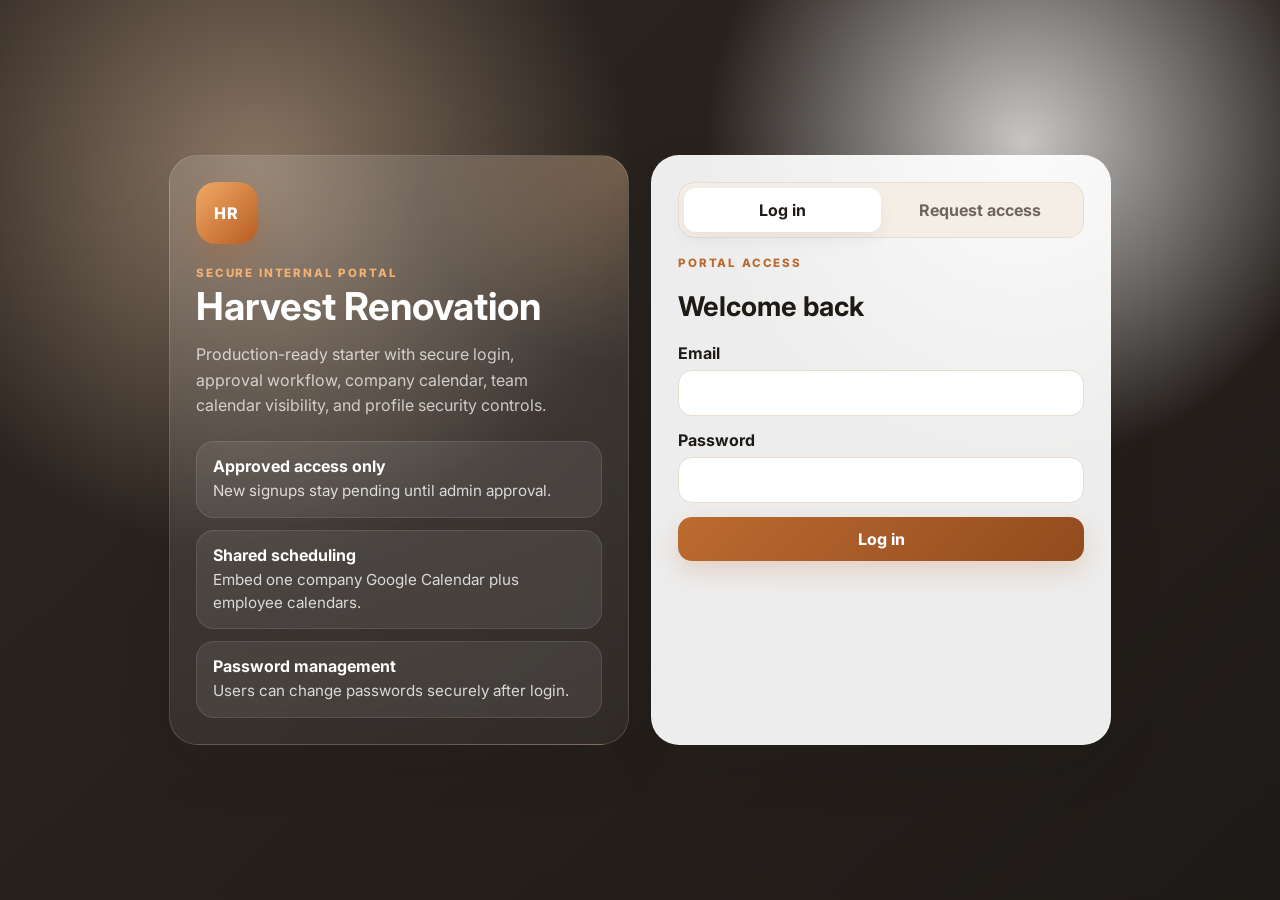
<file: index.html>
<!DOCTYPE html>
<html lang="en">
<head>
  <meta charset="UTF-8" />
  <meta name="viewport" content="width=device-width, initial-scale=1.0" />
  <title>Harvest Renovation Portal Pro</title>
  <link rel="preconnect" href="https://fonts.googleapis.com">
  <link rel="preconnect" href="https://fonts.gstatic.com" crossorigin>
  <link href="https://fonts.googleapis.com/css2?family=Inter:wght@400;500;600;700;800&display=swap" rel="stylesheet">
  <link rel="stylesheet" href="./styles.css" />
</head>
<body>
  <div class="setup-banner hidden" id="setupBanner"></div>
  <div class="toast-stack" id="toastStack" aria-live="polite" aria-atomic="false"></div>

  <section class="auth-shell" id="authShell">
    <div class="auth-backdrop"></div>
    <div class="auth-card auth-brand-card">
      <div class="brand-mark">HR</div>
      <p class="eyebrow">Secure Internal Portal</p>
      <h1>Harvest Renovation</h1>
      <p class="muted auth-copy">Production-ready starter with secure login, approval workflow, company calendar, team calendar visibility, and profile security controls.</p>
      <div class="auth-points">
        <div class="auth-point"><strong>Approved access only</strong><span>New signups stay pending until admin approval.</span></div>
        <div class="auth-point"><strong>Shared scheduling</strong><span>Embed one company Google Calendar plus employee calendars.</span></div>
        <div class="auth-point"><strong>Password management</strong><span>Users can change passwords securely after login.</span></div>
      </div>
    </div>

    <div class="auth-card">
      <div class="auth-tabs">
        <button class="auth-tab active" data-auth-view="login">Log in</button>
        <button class="auth-tab" data-auth-view="signup">Request access</button>
      </div>

      <div class="auth-message hidden" id="authMessage"></div>

      <form id="loginForm" class="auth-form active">
        <p class="eyebrow">Portal Access</p>
        <h2>Welcome back</h2>
        <label><span>Email</span><input type="email" name="email" autocomplete="email" required /></label>
        <label><span>Password</span><input type="password" name="password" autocomplete="current-password" required /></label>
        <button type="submit" class="primary-btn full-width">Log in</button>
      </form>

      <form id="signupForm" class="auth-form hidden">
        <p class="eyebrow">New employee access</p>
        <h2>Create account request</h2>
        <label><span>Full name</span><input type="text" name="full_name" autocomplete="name" required /></label>
        <label><span>Email</span><input type="email" name="email" autocomplete="email" required /></label>
        <label><span>Password</span><input type="password" name="password" autocomplete="new-password" minlength="10" required /></label>
        <label><span>Confirm password</span><input type="password" name="confirm_password" autocomplete="new-password" minlength="10" required /></label>
        <button type="submit" class="primary-btn full-width">Request account</button>
        <p class="muted tiny">Standard new accounts enter pending review. Approved bootstrap emails can be auto-activated by database rules.</p>
      </form>
    </div>
  </section>

  <section class="pending-shell hidden" id="pendingShell">
    <div class="pending-card">
      <div class="brand-mark">HR</div>
      <p class="eyebrow">Access review</p>
      <h2 id="pendingTitle">Your account is pending approval</h2>
      <p class="muted" id="pendingBody">An administrator needs to approve your account before you can access the portal.</p>
      <div class="form-actions center">
        <button class="ghost-btn" id="refreshProfileBtn" type="button">Refresh status</button>
        <button class="danger-btn" id="logoutPendingBtn" type="button">Sign out</button>
      </div>
    </div>
  </section>

  <div class="shell hidden" id="appShell">
    <aside class="sidebar">
      <div class="brand">
        <div class="brand-mark">HR</div>
        <div>
          <p class="eyebrow">Internal Portal</p>
          <h1>Harvest Renovation</h1>
          <p class="muted">Approved employees only</p>
        </div>
      </div>

      <div class="sidebar-profile">
        <div>
          <div class="profile-heading">
            <span class="profile-label">Signed in as</span>
          </div>
          <div class="profile-name-row">
            <strong id="sidebarUserName">—</strong>
            <span class="role-badge" id="sidebarRole">staff</span>
          </div>
          <p class="muted" id="sidebarUserMeta">—</p>
        </div>
      </div>

      <nav class="nav">
        <button class="nav-btn active" data-tab="dashboard">Dashboard</button>
        <button class="nav-btn" data-tab="crm"><span>CRM</span><span class="nav-count" id="navCountCrm">0</span></button>
        <button class="nav-btn" data-tab="estimating">Workflow</button>
        <button class="nav-btn" data-tab="calendars"><span>Calendars</span><span class="nav-count" id="navCountCalendars">0</span></button>
        <button class="nav-btn" data-tab="employees">Employees</button>
        <button class="nav-btn admin-only hidden" data-tab="admin"><span>Admin</span><span class="nav-count" id="navCountAdmin">0</span></button>
      </nav>

      <div class="sidebar-card">
        <p class="eyebrow">Quick Actions</p>
        <button class="ghost-btn" data-open-tab="clients">+ Add Client</button>
        <button class="ghost-btn" data-open-tab="leads">+ Add Lead</button>
        <button class="ghost-btn" data-open-tab="estimates">+ Build Estimate</button>
        <button class="ghost-btn" data-open-tab="invoices">+ Create Invoice</button>
      </div>

      <div class="sidebar-card compact">
        <p class="eyebrow">How it works</p>
        <ol class="mini-list">
          <li>Create or select a client.</li>
          <li>Save a lead and build an estimate.</li>
          <li>Convert approved estimates to invoices.</li>
          <li>Schedule work and keep notes attached.</li>
          <li>Employees can still share team calendars.</li>
        </ol>
      </div>

      <div class="sidebar-card compact">
        <p class="eyebrow">Account</p>
        <button class="ghost-btn full-width" id="openSettingsPanelBtn">Settings</button>
        <button class="danger-btn full-width" id="logoutBtn">Log out</button>
      </div>
    </aside>

    <main class="main">
      <header class="topbar">
        <div>
          <p class="eyebrow">Harvest Renovation Portal Pro</p>
          <div class="topbar-title-row">
            <h2 id="pageTitle">Dashboard</h2>
            <button class="chip-toggle-inline admin-only hidden" id="dashboardViewToggleBtn" type="button">Staff View</button>
          </div>
          <p class="muted" id="pageSubtitle">Secure access, cleaner scheduling, and approval-based onboarding.</p>
        </div>
        <div class="topbar-chips">
          <div class="chip"><span>Auth status</span><strong id="authStatusChip">Authenticated</strong></div>
          <div class="chip"><span>Save state</span><strong id="saveStateChip">Connected</strong></div>
          <div class="chip warm"><span>Company calendar</span><strong id="calendarStatusChip">Not configured</strong></div>
        </div>
      </header>

      <div class="section-subnav hidden" id="sectionSubnav"></div>

      <section class="panel active" id="dashboard">
        <div class="hero-card">
          <div>
            <p class="eyebrow">Operations Snapshot</p>
            <h3>One place to run clients, estimates, projects, invoices, and team scheduling.</h3>
            <p class="muted">This portal now combines approval-based access, company and team calendars, and the CRM workflow for leads, estimates, invoices, notes, and project tracking.</p>
          </div>
          <div class="hero-actions">
            <button class="primary-btn" data-open-tab="clients" data-hero-target="crm">Start with Clients</button>
            <button class="secondary-btn" data-open-tab="estimates" data-hero-target="estimating">Build Estimate</button>
            <button class="ghost-btn" data-open-tab="company-calendar" data-hero-target="calendars">Company Calendar</button>
          </div>
        </div>

        <div class="stats-grid" id="statsGrid"></div>

        <div class="grid two">
          <article class="card">
            <div class="card-head">
              <div>
                <p class="eyebrow">Today</p>
                <h3>Priority checklist</h3>
              </div>
            </div>
            <ul class="checklist" id="priorityChecklist"></ul>
          </article>
          <article class="card">
            <div class="card-head">
              <div>
                <p class="eyebrow">Smart Additions</p>
                <h3>What I recommend next</h3>
              </div>
            </div>
            <div class="stack" id="recommendations"></div>
          </article>
        </div>

        <div class="grid two">
          <article class="card">
            <div class="card-head">
              <div>
                <p class="eyebrow">Recent Activity</p>
                <h3>Latest changes</h3>
              </div>
            </div>
            <div class="stack" id="activityFeed"></div>
          </article>
          <article class="card">
            <div class="card-head">
              <div>
                <p class="eyebrow">Upcoming</p>
                <h3>Calendar items</h3>
              </div>
            </div>
            <div class="stack" id="upcomingFeed"></div>
          </article>
        </div>
      </section>

      <section class="panel" id="clients">
        <div class="grid sidebar-layout">
          <article class="card">
            <div class="card-head">
              <div>
                <p class="eyebrow">Client Database</p>
                <h3>Create or update client</h3>
              </div>
              <span class="badge">Autofill source</span>
            </div>
            <form id="clientForm" class="form-grid">
              <input type="hidden" name="clientId" />
              <label><span>Client name</span><input name="name" list="clientNameList" required /></label>
              <label><span>Phone</span><input name="phone" required /></label>
              <label><span>Email</span><input name="email" type="email" /></label>
              <label><span>Service area / ZIP</span><input name="serviceArea" placeholder="Houston / 77089" /></label>
              <label class="full"><span>Address</span><input name="address" /></label>
              <label><span>Referral source</span><input name="source" placeholder="Google, referral, repeat customer" /></label>
              <label><span>Tags</span><input name="tags" placeholder="Repeat client, kitchen, electrical" /></label>
              <label class="full"><span>Client notes</span><textarea name="notes" rows="4" placeholder="Preferences, gate code, project history, etc."></textarea></label>
              <div class="alert hidden full" id="clientDuplicateAlert"></div>
              <div class="form-actions full">
                <button type="submit" class="primary-btn">Save Client</button>
                <button type="button" class="ghost-btn" id="clearClientForm">Clear</button>
              </div>
            </form>
          </article>

          <article class="card">
            <div class="card-head split-head">
              <div>
                <p class="eyebrow">Saved Clients</p>
                <h3>Search and open client record</h3>
              </div>
              <input id="clientSearch" class="search-input" placeholder="Search by name, phone, email, tag" />
            </div>
            <div id="clientList" class="stack"></div>
          </article>

          <article class="card detail-card">
            <div class="card-head">
              <div>
                <p class="eyebrow">Client Detail</p>
                <h3 id="clientDetailTitle">Select a client</h3>
              </div>
            </div>
            <div id="clientDetailBody" class="detail-body empty-state">Choose a client to see linked leads, estimates, projects, invoices, and notes.</div>
          </article>
        </div>
      </section>

      <section class="panel" id="leads">
        <div class="grid two uneven">
          <article class="card">
            <div class="card-head">
              <div>
                <p class="eyebrow">Lead Intake</p>
                <h3>Add lead</h3>
              </div>
              <span class="badge">Autofill from Clients</span>
            </div>
            <form id="leadForm" class="form-grid">
              <label><span>Existing client</span><select name="clientId" id="leadClientSelect"></select></label>
              <label><span>Client name</span><input name="clientName" list="clientNameList" required /></label>
              <label><span>Phone</span><input name="phone" required /></label>
              <label><span>Email</span><input name="email" type="email" /></label>
              <label><span>Service</span>
                <select name="service" required>
                  <option>Kitchen Remodeling</option>
                  <option>Bathroom Remodeling</option>
                  <option>Flooring</option>
                  <option>Painting</option>
                  <option>Drywall / Framing / Electrical</option>
                  <option>Full Home Renovation</option>
                </select>
              </label>
              <label><span>Status</span>
                <select name="status">
                  <option>New</option>
                  <option>Contacted</option>
                  <option>Estimate Scheduled</option>
                  <option>Estimate Sent</option>
                  <option>Won</option>
                  <option>Lost</option>
                </select>
              </label>
              <label><span>Area / ZIP</span><input name="area" /></label>
              <label><span>Preferred date</span><input name="preferredDate" type="date" /></label>
              <label class="full"><span>Lead notes</span><textarea name="notes" rows="4"></textarea></label>
              <div class="alert hidden full" id="leadDuplicateAlert"></div>
              <div class="form-actions full">
                <button type="submit" class="primary-btn">Save Lead</button>
                <button type="button" class="ghost-btn" id="clearLeadForm">Clear</button>
              </div>
            </form>
          </article>

          <article class="card">
            <div class="card-head">
              <div>
                <p class="eyebrow">Lead Tracker</p>
                <h3>Open leads and actions</h3>
              </div>
            </div>
            <div id="leadTable"></div>
          </article>
        </div>
      </section>

      <section class="panel" id="estimates">
        <div class="grid two uneven">
          <article class="card">
            <div class="card-head">
              <div>
                <p class="eyebrow">Estimate Builder</p>
                <h3>Template-driven estimate workflow</h3>
              </div>
              <span class="badge">Cleaner estimate screen</span>
            </div>
            <form id="estimateForm" class="form-grid">
              <input type="hidden" name="estimateId" />
              <label><span>Template</span>
                <select name="templateKey" id="estimateTemplateSelect">
                  <option value="">Choose template</option>
                  <option value="Kitchen Remodeling">Kitchen Remodeling</option>
                  <option value="Bathroom Remodeling">Bathroom Remodeling</option>
                  <option value="Flooring">Flooring</option>
                  <option value="Painting">Painting</option>
                  <option value="Drywall / Framing / Electrical">Drywall / Framing / Electrical</option>
                  <option value="Full Home Renovation">Full Home Renovation</option>
                </select>
              </label>
              <label><span>Existing client</span><select name="clientId" id="estimateClientSelect"></select></label>
              <label><span>Estimate number</span><input name="estimateNumber" id="estimateNumber" readonly /></label>
              <label><span>Date</span><input name="date" id="estimateDate" type="date" /></label>
              <label><span>Client name</span><input name="user" list="clientNameList" required /></label>
              <label><span>Trade / service</span><input name="trade" required /></label>
              <label><span>Measurement type</span>
                <select name="measurementType">
                  <option value="SquareFoot">Square Foot</option>
                  <option value="LinearFoot">Linear Foot</option>
                </select>
              </label>
              <label><span>Rate</span><input name="rate" type="number" step="0.01" min="0" required /></label>
              <label><span>Quantity</span><input name="quantity" type="number" step="0.01" min="0" required /></label>
              <label><span>Material cost</span><input name="materialCost" type="number" step="0.01" min="0" required /></label>
              <label><span>Material cushion %</span><input name="materialPercent" type="number" step="0.01" min="0" required /></label>
              <label><span>Pricing mode</span>
                <select name="pricingMode" id="pricingMode">
                  <option value="labor">Apply labor profit %</option>
                  <option value="final">Apply final pay %</option>
                </select>
              </label>
              <label id="laborPercentWrap"><span>Labor profit %</span><input name="laborPercent" type="number" step="0.01" min="0" value="15" /></label>
              <label id="finalPercentWrap" class="hidden"><span>Final pay %</span><input name="finalPercent" type="number" step="0.01" min="0" value="8" /></label>
              <label><span>Deposit %</span><input name="depositPercent" type="number" step="0.01" min="0" value="30" /></label>
              <label><span>Status</span>
                <select name="status">
                  <option>Draft</option>
                  <option>Sent</option>
                  <option>Approved</option>
                  <option>Rejected</option>
                </select>
              </label>
              <label class="full"><span>Scope / description</span><textarea name="scope" rows="4"></textarea></label>
              <div class="estimate-summary full" id="estimateSummary"></div>
              <div class="form-actions full">
                <button type="button" class="secondary-btn" id="calculateEstimate">Calculate</button>
                <button type="submit" class="primary-btn">Save Estimate</button>
                <button type="button" class="ghost-btn" id="printEstimate">Print</button>
                <button type="button" class="ghost-btn" id="emailEstimate">Email Draft</button>
                <button type="button" class="ghost-btn" id="clearEstimateForm">Clear</button>
              </div>
            </form>
          </article>

          <article class="card">
            <div class="card-head">
              <div>
                <p class="eyebrow">Saved Estimates</p>
                <h3>Reuse or convert to invoice</h3>
              </div>
            </div>
            <div id="estimateList" class="stack"></div>
          </article>
        </div>
      </section>

      <section class="panel" id="projects">
        <div class="grid two uneven">
          <article class="card">
            <div class="card-head">
              <div>
                <p class="eyebrow">Production Setup</p>
                <h3>Add project</h3>
              </div>
            </div>
            <form id="jobForm" class="form-grid">
              <label><span>Existing client</span><select name="clientId" id="jobClientSelect"></select></label>
              <label><span>Client name</span><input name="client" list="clientNameList" required /></label>
              <label><span>Service</span><input name="service" required /></label>
              <label><span>Status</span>
                <select name="status">
                  <option>Estimate</option>
                  <option>Scheduled</option>
                  <option>In Progress</option>
                  <option>On Hold</option>
                  <option>Completed</option>
                </select>
              </label>
              <label><span>Project value</span><input name="value" type="number" step="0.01" min="0" /></label>
              <label><span>Start date</span><input name="startDate" type="date" /></label>
              <label class="full"><span>Project notes</span><textarea name="notes" rows="4"></textarea></label>
              <div class="form-actions full">
                <button type="submit" class="primary-btn">Save Project</button>
                <button type="button" class="ghost-btn" id="clearJobForm">Clear</button>
              </div>
            </form>
          </article>

          <article class="card">
            <div class="card-head">
              <div>
                <p class="eyebrow">Project Pipeline</p>
                <h3>Production board</h3>
              </div>
            </div>
            <div id="jobBoard" class="kanban"></div>
          </article>
        </div>
      </section>

      <section class="panel" id="calendar">
        <div class="grid two uneven">
          <article class="card">
            <div class="card-head">
              <div>
                <p class="eyebrow">Scheduling</p>
                <h3>Add calendar item</h3>
              </div>
            </div>
            <form id="calendarForm" class="form-grid">
              <label><span>Existing client</span><select name="clientId" id="calendarClientSelect"></select></label>
              <label><span>Title</span><input name="title" required /></label>
              <label><span>Date</span><input name="date" type="date" required /></label>
              <label><span>Type</span>
                <select name="type">
                  <option>Estimate Visit</option>
                  <option>Job Start</option>
                  <option>Material Pickup</option>
                  <option>Final Walkthrough</option>
                  <option>Invoice Follow-up</option>
                </select>
              </label>
              <label><span>Related client</span><input name="client" list="clientNameList" /></label>
              <label class="full"><span>Notes</span><textarea name="notes" rows="4"></textarea></label>
              <div class="form-actions full">
                <button type="submit" class="primary-btn">Save Event</button>
                <button type="button" class="ghost-btn" id="clearCalendarForm">Clear</button>
              </div>
            </form>
          </article>

          <article class="card">
            <div class="card-head">
              <div>
                <p class="eyebrow">Upcoming Events</p>
                <h3>Calendar list</h3>
              </div>
            </div>
            <div id="calendarList" class="stack"></div>
          </article>
        </div>
      </section>

      <section class="panel" id="documents">
        <div class="grid two uneven">
          <article class="card">
            <div class="card-head">
              <div>
                <p class="eyebrow">Notes & Files</p>
                <h3>Attach client notes and links</h3>
              </div>
            </div>
            <form id="noteForm" class="form-grid">
              <label><span>Existing client</span><select name="clientId" id="noteClientSelect"></select></label>
              <label><span>Client / job</span><input name="title" list="clientNameList" required /></label>
              <label><span>Category</span>
                <select name="category">
                  <option>Before Photos</option>
                  <option>Progress Update</option>
                  <option>Material Notes</option>
                  <option>Client Communication</option>
                  <option>Closeout</option>
                </select>
              </label>
              <label><span>File link</span><input name="link" placeholder="Google Drive, Dropbox, photo album, etc." /></label>
              <label class="full"><span>Note</span><textarea name="body" rows="5"></textarea></label>
              <div class="form-actions full">
                <button type="submit" class="primary-btn">Save Note</button>
                <button type="button" class="ghost-btn" id="clearNoteForm">Clear</button>
              </div>
            </form>
          </article>

          <article class="card">
            <div class="card-head">
              <div>
                <p class="eyebrow">Saved Notes</p>
                <h3>Files, links, and internal notes</h3>
              </div>
            </div>
            <div id="noteList" class="stack"></div>
          </article>
        </div>
      </section>

      <section class="panel" id="invoices">
        <div class="grid two uneven">
          <article class="card">
            <div class="card-head">
              <div>
                <p class="eyebrow">Invoice Builder</p>
                <h3>Print-ready and email-ready</h3>
              </div>
              <span class="badge">Create from estimate</span>
            </div>
            <form id="invoiceForm" class="form-grid">
              <label><span>Existing client</span><select name="clientId" id="invoiceClientSelect"></select></label>
              <label><span>Related estimate</span><select name="relatedEstimate" id="relatedEstimate"></select></label>
              <label><span>Invoice number</span><input name="invoiceNumber" id="invoiceNumber" readonly /></label>
              <label><span>Date</span><input name="date" id="invoiceDate" type="date" /></label>
              <label><span>Client name</span><input name="clientName" list="clientNameList" required /></label>
              <label><span>Status</span>
                <select name="status">
                  <option>Draft</option>
                  <option>Sent</option>
                  <option>Paid</option>
                  <option>Past Due</option>
                </select>
              </label>
              <label><span>Phone</span><input name="phone" /></label>
              <label><span>Email</span><input name="email" type="email" /></label>
              <label class="full"><span>Address</span><input name="address" /></label>
              <label class="full"><span>Invoice items</span></label>
              <div class="full" id="invoiceItems"></div>
              <div class="form-actions full inline-left">
                <button type="button" class="ghost-btn" id="addInvoiceRow">+ Add Line Item</button>
              </div>
              <div class="estimate-summary full" id="invoiceSummary"></div>
              <div class="form-actions full">
                <button type="submit" class="primary-btn">Save Invoice</button>
                <button type="button" class="ghost-btn" id="printInvoice">Print</button>
                <button type="button" class="ghost-btn" id="emailInvoice">Email Draft</button>
                <button type="button" class="ghost-btn" id="clearInvoiceForm">Clear</button>
              </div>
            </form>
          </article>

          <article class="card">
            <div class="card-head">
              <div>
                <p class="eyebrow">Invoice History</p>
                <h3>Outstanding and saved invoices</h3>
              </div>
            </div>
            <div id="invoiceList" class="stack"></div>
          </article>
        </div>
      </section>

      <section class="panel" id="trash">
        <article class="card">
          <div class="card-head">
            <div>
              <p class="eyebrow">Safety Center</p>
              <h3>Trash / Restore / Permanent Delete</h3>
            </div>
            <span class="badge">Soft delete enabled</span>
          </div>
          <div id="trashList" class="stack"></div>
        </article>
      </section>

      <section class="panel" id="company-calendar">
        <article class="card">
          <div class="card-head">
            <div>
              <p class="eyebrow">Shared Calendar</p>
              <h3>Company Google Calendar</h3>
            </div>
            <span class="badge" id="companyCalendarBadge">Awaiting setup</span>
          </div>
          <div id="companyCalendarWrap" class="calendar-embed-shell empty-state">Add the shared Google Calendar embed URL in configuration or in the admin portal settings.</div>
        </article>
      </section>

      <section class="panel" id="team-calendars">
        <div class="grid two uneven">
          <article class="card">
            <div class="card-head">
              <div>
                <p class="eyebrow">Shared visibility</p>
                <h3>Employee calendars</h3>
              </div>
              <span class="badge">Approved employees only</span>
            </div>
            <div id="teamCalendarList" class="stack"></div>
          </article>
          <article class="card">
            <div class="card-head">
              <div>
                <p class="eyebrow">How to connect</p>
                <h3>Calendar sharing notes</h3>
              </div>
            </div>
            <div class="stack">
              <div class="feed-item"><strong>Option 1 — shared team view</strong><div class="muted">Each employee shares a Google Calendar and pastes the embed URL into their profile settings.</div></div>
              <div class="feed-item"><strong>Option 2 — private org sharing</strong><div class="muted">Inside Google Calendar, share calendars with specific people in the company so approved staff can see each others schedules.</div></div>
              <div class="feed-item"><strong>Best practice</strong><div class="muted">Use dedicated work calendars instead of personal private calendars when possible.</div></div>
            </div>
          </article>
        </div>
      </section>

      <section class="panel" id="employees">
        <div class="grid two uneven">
          <article class="card">
            <div class="card-head split-head">
              <div>
                <p class="eyebrow">Team Directory</p>
                <h3>Active employees and contacts</h3>
              </div>
              <input id="employeeSearch" class="search-input" placeholder="Search name, email, role" />
            </div>
            <div id="employeeList" class="stack"></div>
          </article>
          <article class="card">
            <div class="card-head">
              <div>
                <p class="eyebrow">Contact Tips</p>
                <h3>Use internal contact details</h3>
              </div>
            </div>
            <div class="stack">
              <div class="feed-item"><strong>Email links</strong><div class="muted">Tap an email to open your default mail app and message a coworker quickly.</div></div>
              <div class="feed-item"><strong>Phone visibility</strong><div class="muted">Phone appears only when the employee adds it in Settings.</div></div>
              <div class="feed-item"><strong>Directory access</strong><div class="muted">Only active employees appear in the internal directory.</div></div>
            </div>
          </article>
        </div>
      </section>

      <section class="panel" id="settings">
        <div class="grid two uneven">
          <article class="card">
            <div class="card-head">
              <div>
                <p class="eyebrow">Profile Settings</p>
                <h3>Your portal profile</h3>
              </div>
            </div>
            <form id="profileForm" class="form-grid">
              <label><span>Full name</span><input type="text" name="full_name" required /></label>
              <label><span>Email</span><input type="email" name="email" readonly /></label>
              <label><span>Phone number</span><input type="tel" name="phone" placeholder="(832) 555-1234" /></label>
              <label class="full"><span>Your Google Calendar embed URL</span><input type="url" name="google_calendar_embed_url" placeholder="https://calendar.google.com/calendar/embed?..." /></label>
              <label class="full"><span>Calendar label</span><input type="text" name="calendar_label" placeholder="Juan calendar / Field schedule / Madelyn work calendar" /></label>
              <div class="form-actions full">
                <button type="submit" class="primary-btn">Save profile</button>
              </div>
            </form>
          </article>

          <article class="card" id="passwordCard">
            <div class="card-head">
              <div>
                <p class="eyebrow">Security</p>
                <h3>Change password</h3>
              </div>
            </div>
            <form id="passwordForm" class="form-grid">
              <label class="full"><span>New password</span><input type="password" name="password" minlength="10" autocomplete="new-password" required /></label>
              <label class="full"><span>Confirm new password</span><input type="password" name="confirm_password" minlength="10" autocomplete="new-password" required /></label>
              <div class="form-actions full">
                <button type="submit" class="primary-btn">Update password</button>
              </div>
            </form>

            <div class="admin-settings hidden" id="adminSettings">
              <div class="section-divider"></div>
              <div class="card-head tight">
                <div>
                  <p class="eyebrow">Admin Settings</p>
                  <h3>Company calendar config</h3>
                </div>
              </div>
              <form id="companyCalendarForm" class="form-grid">
                <label class="full"><span>Company calendar name</span><input type="text" name="company_calendar_name" placeholder="Harvest Renovation Company Calendar" /></label>
                <label class="full"><span>Company Google Calendar embed URL</span><input type="url" name="company_calendar_embed_url" placeholder="https://calendar.google.com/calendar/embed?..." /></label>
                <div class="form-actions full">
                  <button type="submit" class="secondary-btn">Save company calendar</button>
                </div>
              </form>
            </div>
          </article>
        </div>
      </section>

      <section class="panel admin-only hidden" id="admin">
        <div class="admin-view-toolbar">
          <div class="admin-view-switch" role="tablist" aria-label="Admin view switch">
            <button type="button" class="ghost-btn admin-view-btn active" id="showPendingApprovalsBtn" aria-pressed="true">Pending</button>
            <button type="button" class="ghost-btn admin-view-btn" id="openUserDirectoryBtn" aria-pressed="false">Users</button>
          </div>
          <span class="badge admin-view-label" id="adminViewModeLabel">Viewing pending approvals</span>
        </div>

        <div class="grid two uneven">
          <article class="card" id="adminPendingCard">
            <div id="adminPendingView">
              <div class="card-head">
                <div>
                  <p class="eyebrow">Pending approvals</p>
                  <h3>Approve or deny access requests</h3>
                </div>
                <span class="badge" id="pendingBadge">0 pending</span>
              </div>
              <div id="pendingList" class="stack"></div>
            </div>
          </article>

          <article class="card hidden" id="adminUsersCard">
            <div id="adminUserView">
              <div class="card-head">
                <div>
                  <p class="eyebrow">User Directory</p>
                  <h3>Review active users</h3>
                </div>
                <span class="badge" id="adminUserBadge">0 active</span>
              </div>
              <div class="stack" id="adminUserList"></div>
            </div>
          </article>
          <article class="card" id="adminGrantCard">
            <div class="card-head">
              <div>
                <p class="eyebrow">Grant Access</p>
                <h3>Create and approve user</h3>
              </div>
            </div>
            <form id="adminGrantAccessForm" class="form-grid">
              <label><span>Full name</span><input type="text" name="full_name" required /></label>
              <label><span>Email</span><input type="email" name="email" required /></label>
              <label><span>Password</span><input type="password" name="password" minlength="10" required /></label>
              <label><span>Phone number (optional)</span><input type="tel" name="phone" placeholder="(832) 555-1234" /></label>
              <div class="form-actions full">
                <button type="submit" class="primary-btn">Grant Access</button>
              </div>
            </form>
          </article>
        </div>
        <div class="grid" style="margin-top: 18px;">
          <article class="card">
            <div class="card-head">
              <div>
                <p class="eyebrow">Admin notes</p>
                <h3>Access policy</h3>
              </div>
            </div>
            <div class="stack">
              <div class="feed-item"><strong>Approved</strong><div class="muted">User gains full access to the app shell and calendar views.</div></div>
              <div class="feed-item"><strong>Denied</strong><div class="muted">User remains blocked from the portal until manually changed later.</div></div>
              <div class="feed-item"><strong>Deactivated</strong><div class="muted">Set a user status to denied when you need to disable access after review.</div></div>
              <div class="feed-item"><strong>Bootstrap accounts</strong><div class="muted">Madelyn can be auto-approved as admin and Juan as active staff through the provided SQL trigger.</div></div>
            </div>
          </article>
        </div>
      </section>
    </main>
  </div>

  <datalist id="clientNameList"></datalist>

  <template id="invoiceRowTemplate">
    <div class="invoice-row">
      <input class="desc" placeholder="Description" />
      <input class="amount" type="number" min="0" step="0.01" placeholder="0.00" />
      <button type="button" class="danger-btn remove-invoice-row">Remove</button>
    </div>
  </template>

  <script type="module" src="./app.js"></script>
</body>
</html>
</file>
<file: styles.css>
:root {
  --bg: #f6f3ee;
  --bg-alt: #efe8de;
  --surface: #ffffff;
  --surface-soft: #fbf8f3;
  --surface-warm: #fff5e8;
  --line: #e7ddd0;
  --line-strong: #d8c8b5;
  --text: #1e1a16;
  --muted: #6e655b;
  --brand: #bc6b30;
  --brand-dark: #924b1e;
  --brand-soft: #f8e6d4;
  --dark: #171310;
  --dark-soft: #241f1b;
  --blue: #295ea7;
  --blue-soft: #eaf1fe;
  --green: #177b4e;
  --green-soft: #e8f6ee;
  --yellow: #8f6510;
  --yellow-soft: #fff5d8;
  --red: #a34537;
  --red-soft: #fdece8;
  --purple: #6b46c8;
  --purple-soft: #f1ecff;
  --radius: 24px;
  --radius-md: 18px;
  --radius-sm: 14px;
  --shadow-sm: 0 10px 24px rgba(28, 22, 16, 0.06);
  --shadow: 0 22px 56px rgba(28, 22, 16, 0.08);
  --focus: 0 0 0 4px rgba(188, 107, 48, 0.15);
}

* { box-sizing: border-box; }
html { scroll-behavior: smooth; }
html, body { margin: 0; padding: 0; }
body {
  min-height: 100vh;
  font-family: 'Inter', sans-serif;
  color: var(--text);
  background:
    radial-gradient(circle at top left, rgba(255, 241, 223, 0.85) 0%, rgba(255,255,255,0) 34%),
    linear-gradient(180deg, #faf7f1 0%, #f3ede4 100%);
  -webkit-font-smoothing: antialiased;
  text-rendering: optimizeLegibility;
}

button, input, select, textarea { font: inherit; }
button { cursor: pointer; }
a { color: var(--blue); text-decoration: none; }
a:hover { text-decoration: underline; }
.hidden { display: none !important; }
.full-width { width: 100%; }

.toast-stack {
  position: fixed;
  top: 18px;
  right: 18px;
  z-index: 60;
  display: grid;
  gap: 10px;
  pointer-events: none;
}

.toast {
  min-width: min(360px, calc(100vw - 36px));
  max-width: min(460px, calc(100vw - 36px));
  padding: 12px 14px;
  border-radius: 14px;
  border: 1px solid rgba(222, 205, 185, 0.9);
  background: rgba(255, 255, 255, 0.95);
  box-shadow: var(--shadow-sm);
  color: var(--text);
  font-weight: 600;
  line-height: 1.4;
  animation: toastIn 180ms ease;
}

.toast.success {
  border-color: #bde5cb;
  background: #edf9f2;
  color: #0f6a3f;
}

.toast.error {
  border-color: #efc5bd;
  background: #fdece8;
  color: #8e2f1f;
}

.toast.info {
  border-color: #c9daf9;
  background: #edf3ff;
  color: #25518e;
}

@keyframes toastIn {
  from { opacity: 0; transform: translateY(-6px) scale(0.98); }
  to { opacity: 1; transform: translateY(0) scale(1); }
}

.setup-banner {
  position: sticky;
  top: 0;
  z-index: 40;
  padding: 14px 18px;
  background: #2b1a10;
  color: #fff3e2;
  border-bottom: 1px solid rgba(255,255,255,0.08);
  text-align: center;
  font-weight: 600;
}

.auth-shell,
.pending-shell {
  position: relative;
  min-height: 100vh;
  display: grid;
  grid-template-columns: minmax(320px, 460px) minmax(320px, 460px);
  justify-content: center;
  align-content: center;
  gap: 22px;
  padding: 28px;
}

.auth-backdrop {
  position: absolute;
  inset: 0;
  background:
    radial-gradient(circle at 20% 20%, rgba(255, 220, 185, 0.46), transparent 30%),
    radial-gradient(circle at 80% 16%, rgba(255,255,255,0.75), transparent 25%),
    linear-gradient(135deg, rgba(35, 27, 22, 0.95), rgba(19, 15, 12, 0.95));
  z-index: 0;
}

.auth-card,
.pending-card {
  position: relative;
  z-index: 1;
  border-radius: 28px;
  border: 1px solid rgba(255,255,255,0.12);
  box-shadow: var(--shadow);
}

.auth-card {
  background: rgba(255,255,255,0.92);
  padding: 26px;
}

.auth-brand-card {
  background:
    radial-gradient(circle at top right, rgba(241, 181, 124, 0.28), transparent 28%),
    linear-gradient(160deg, rgba(255,255,255,0.14), rgba(255,255,255,0.06));
  color: #fff;
  border-color: rgba(255,255,255,0.14);
  backdrop-filter: blur(18px);
}
.auth-brand-card .muted { color: rgba(255,255,255,0.72); }
.auth-brand-card .brand-mark { margin-bottom: 22px; }
.auth-brand-card h1 {
  margin: 0 0 10px;
  font-size: clamp(2rem, 3vw, 2.5rem);
  line-height: 1.05;
}
.auth-copy { max-width: 38ch; line-height: 1.6; }
.auth-points {
  display: grid;
  gap: 12px;
  margin-top: 22px;
}
.auth-point {
  padding: 14px 16px;
  border-radius: 18px;
  background: rgba(255,255,255,0.08);
  border: 1px solid rgba(255,255,255,0.1);
}
.auth-point strong {
  display: block;
  margin-bottom: 4px;
}
.auth-point span {
  color: rgba(255,255,255,0.8);
  line-height: 1.5;
  font-size: 0.95rem;
}

.pending-shell {
  grid-template-columns: minmax(320px, 520px);
}
.pending-card {
  background: rgba(255,255,255,0.94);
  padding: 30px;
  text-align: center;
}
.pending-card .brand-mark { margin: 0 auto 20px; }
.pending-card h2 {
  margin: 0 0 10px;
  font-size: 2rem;
}

.brand-mark {
  width: 62px;
  height: 62px;
  border-radius: 20px;
  display: grid;
  place-items: center;
  font-size: 1rem;
  font-weight: 800;
  letter-spacing: 0.08em;
  color: #fff;
  background: linear-gradient(135deg, #f1ab66 0%, #b75b21 100%);
  box-shadow: 0 16px 32px rgba(183, 91, 33, 0.28);
}

.eyebrow {
  margin: 0 0 6px;
  text-transform: uppercase;
  letter-spacing: 0.16em;
  font-size: 0.72rem;
  font-weight: 800;
  color: var(--brand);
}
.auth-brand-card .eyebrow,
.sidebar .eyebrow { color: #f2b173; }
.muted { color: var(--muted); }
.tiny { font-size: 0.83rem; line-height: 1.5; }

.auth-tabs {
  display: inline-grid;
  grid-template-columns: repeat(2, 1fr);
  width: 100%;
  padding: 5px;
  border-radius: 16px;
  background: #f4eee7;
  border: 1px solid var(--line);
  margin-bottom: 18px;
}
.auth-tab {
  min-height: 44px;
  padding: 10px 12px;
  border: 0;
  background: transparent;
  color: var(--muted);
  font-weight: 700;
  border-radius: 12px;
}
.auth-tab.active {
  background: #fff;
  color: var(--text);
  box-shadow: 0 8px 18px rgba(26, 18, 10, 0.05);
}

.auth-message {
  margin-bottom: 14px;
  padding: 12px 14px;
  border-radius: 16px;
  border: 1px solid transparent;
  background: var(--surface-soft);
  line-height: 1.5;
}
.auth-message.success {
  background: var(--green-soft);
  color: var(--green);
  border-color: #bde5cb;
}
.auth-message.error {
  background: var(--red-soft);
  color: var(--red);
  border-color: #efc5bd;
}
.auth-message.info {
  background: var(--blue-soft);
  color: var(--blue);
  border-color: #c9daf9;
}

.auth-form { display: none; }
.auth-form.active { display: grid; gap: 14px; }
.auth-form h2 {
  margin: 0 0 6px;
  font-size: 1.7rem;
}
.auth-form label,
.form-grid label {
  display: grid;
  gap: 7px;
}
.auth-form label span,
.form-grid label span {
  font-weight: 700;
  color: var(--text);
}

input,
select,
textarea {
  width: 100%;
  padding: 12px 14px;
  border-radius: 14px;
  border: 1px solid var(--line);
  background: #fff;
  color: var(--text);
  outline: none;
}
textarea {
  min-height: 110px;
  resize: vertical;
}
input:hover,
select:hover,
textarea:hover { border-color: var(--line-strong); }
input:focus,
select:focus,
textarea:focus,
button:focus-visible {
  border-color: rgba(188, 107, 48, 0.72);
  box-shadow: var(--focus);
  outline: none;
}
input[readonly] {
  background: #f8f4ee;
  color: #5d554d;
}

.primary-btn,
.secondary-btn,
.ghost-btn,
.danger-btn,
.nav-btn {
  border: 0;
  border-radius: 14px;
  transition: transform 0.18s ease, background-color 0.18s ease, border-color 0.18s ease, box-shadow 0.18s ease;
}
.primary-btn,
.secondary-btn,
.ghost-btn,
.danger-btn {
  min-height: 44px;
  padding: 11px 16px;
  font-weight: 750;
  display: inline-flex;
  align-items: center;
  justify-content: center;
}
.primary-btn:hover,
.secondary-btn:hover,
.ghost-btn:hover,
.danger-btn:hover,
.nav-btn:hover { transform: translateY(-1px); }
.primary-btn {
  background: linear-gradient(135deg, var(--brand) 0%, var(--brand-dark) 100%);
  color: #fff;
  box-shadow: 0 10px 24px rgba(188, 107, 48, 0.22);
}
.secondary-btn {
  background: linear-gradient(135deg, #2a241f 0%, #171310 100%);
  color: #fff;
}
.ghost-btn {
  background: #fff;
  color: var(--text);
  border: 1px solid var(--line);
}
.ghost-btn:hover { background: #fffaf4; }
.danger-btn {
  background: #fff6f3;
  color: var(--red);
  border: 1px solid #efcac1;
}
.danger-btn:hover { background: #ffefea; }

.form-actions {
  display: flex;
  gap: 10px;
  flex-wrap: wrap;
  align-items: center;
}
.form-actions.center { justify-content: center; }
.inline-left { justify-content: flex-start; }
.full { grid-column: 1 / -1; }

.alert {
  background: #fff8dc;
  color: #7b5a00;
  border: 1px solid #ead38d;
  border-radius: 14px;
  padding: 12px 14px;
  font-weight: 600;
}

.shell {
  display: grid;
  grid-template-columns: 290px minmax(0, 1fr);
  min-height: 100vh;
}

.sidebar {
  position: sticky;
  top: 0;
  height: 100vh;
  overflow-y: auto;
  padding: 26px 18px 22px;
  display: flex;
  flex-direction: column;
  gap: 18px;
  color: #fff;
  background:
    radial-gradient(circle at top, rgba(239, 171, 106, 0.16), transparent 34%),
    linear-gradient(180deg, #221d18 0%, #15110f 100%);
}
.sidebar .muted { color: rgba(255,255,255,0.7); }
.brand {
  display: flex;
  gap: 14px;
  align-items: flex-start;
}
.brand h1 {
  margin: 0;
  font-size: 1.12rem;
  line-height: 1.2;
}

.sidebar-profile,
.sidebar-card {
  padding: 16px;
  border-radius: 18px;
  background: rgba(255,255,255,0.06);
  border: 1px solid rgba(255,255,255,0.08);
}
.sidebar-profile {
  display: grid;
  gap: 8px;
  padding: 18px;
  background: linear-gradient(148deg, rgba(255,255,255,0.11), rgba(255,255,255,0.035));
  border-color: rgba(255,255,255,0.18);
  box-shadow: 0 12px 24px rgba(0,0,0,0.2);
}
.profile-heading {
  display: flex;
  align-items: center;
}
.profile-name-row {
  display: flex;
  align-items: center;
  justify-content: flex-start;
  gap: 10px;
  margin-top: 2px;
}
#sidebarUserName {
  color: rgba(255,255,255,0.98);
  font-size: 1.02rem;
  font-weight: 750;
  line-height: 1.2;
  letter-spacing: 0.01em;
  margin: 0;
}
#sidebarUserMeta {
  margin: 6px 0 0;
  font-size: 0.82rem;
  line-height: 1.3;
  display: grid;
  gap: 6px;
}
.meta-email {
  display: inline-block;
  color: rgba(255,255,255,0.84);
  letter-spacing: 0.01em;
}
.meta-status-line {
  display: inline-flex;
  align-items: center;
  width: fit-content;
  padding: 3px 10px;
  border-radius: 999px;
  background: rgba(98, 199, 138, 0.2);
  border: 1px solid rgba(122, 226, 163, 0.35);
  color: #d8ffe8;
  font-size: 0.74rem;
  font-weight: 700;
  margin-top: 0;
  white-space: nowrap;
}
.profile-label {
  display: block;
  margin-bottom: 0;
  color: rgba(255,255,255,0.72);
  font-size: 0.72rem;
  letter-spacing: 0.12em;
  text-transform: uppercase;
  font-weight: 700;
}
.role-badge {
  display: inline-flex;
  align-items: center;
  justify-content: center;
  padding: 4px 10px;
  border-radius: 999px;
  background: rgba(245, 186, 125, 0.2);
  border: 1px solid rgba(245, 186, 125, 0.4);
  color: #fff;
  font-size: 0.66rem;
  font-weight: 800;
  text-transform: uppercase;
  letter-spacing: 0.08em;
  white-space: nowrap;
  transform: translateY(0);
}

.nav {
  display: grid;
  gap: 8px;
}
.nav-btn {
  position: relative;
  width: 100%;
  padding: 13px 14px;
  display: flex;
  align-items: center;
  justify-content: space-between;
  gap: 10px;
  text-align: left;
  color: rgba(255,255,255,0.88);
  background: rgba(255,255,255,0.05);
  border: 1px solid rgba(255,255,255,0.06);
  font-weight: 650;
}
.nav-count {
  min-width: 24px;
  height: 24px;
  padding: 0 7px;
  border-radius: 999px;
  display: inline-flex;
  align-items: center;
  justify-content: center;
  background: rgba(255,255,255,0.16);
  border: 1px solid rgba(255,255,255,0.2);
  color: rgba(255,255,255,0.95);
  font-size: 0.74rem;
  font-weight: 800;
  line-height: 1;
}
.nav-btn.active,
.nav-btn:hover {
  background: linear-gradient(90deg, rgba(242, 177, 115, 0.18), rgba(255,255,255,0.08));
  border-color: rgba(242, 177, 115, 0.24);
  color: #fff;
}
.nav-btn.active .nav-count,
.nav-btn:hover .nav-count {
  background: rgba(242, 177, 115, 0.24);
  border-color: rgba(242, 177, 115, 0.5);
  color: #fff;
}
.nav-btn.active::after {
  content: '';
  position: absolute;
  inset: 10px auto 10px 0;
  width: 3px;
  border-radius: 999px;
  background: linear-gradient(180deg, #f5ba7d 0%, #d26b25 100%);
}

.mini-list {
  margin: 0;
  padding-left: 18px;
  display: grid;
  gap: 8px;
  color: rgba(255,255,255,0.82);
  line-height: 1.5;
}

.main {
  width: min(100%, 1580px);
  margin: 0 auto;
  padding: 28px;
}
.topbar {
  position: sticky;
  top: 16px;
  z-index: 20;
  display: flex;
  justify-content: space-between;
  align-items: flex-start;
  gap: 18px;
  margin-bottom: 22px;
  padding: 22px 24px;
  border-radius: 24px;
  border: 1px solid rgba(255,255,255,0.55);
  background: rgba(255,255,255,0.75);
  backdrop-filter: blur(14px);
  box-shadow: var(--shadow-sm);
}
.topbar h2 {
  margin: 4px 0 6px;
  font-size: clamp(1.8rem, 2.5vw, 2.35rem);
  line-height: 1.08;
}
.topbar-title-row {
  display: flex;
  align-items: center;
  gap: 12px;
  flex-wrap: wrap;
}
.topbar-chips {
  display: grid;
  gap: 10px;
}
.chip {
  min-width: 240px;
  display: flex;
  flex-direction: column;
  gap: 2px;
  padding: 12px 16px;
  border-radius: 18px;
  border: 1px solid var(--line);
  background: rgba(255,255,255,0.92);
  box-shadow: 0 10px 24px rgba(29, 22, 16, 0.05);
}
.chip span {
  color: var(--muted);
  font-size: 0.77rem;
  text-transform: uppercase;
  letter-spacing: 0.12em;
  font-weight: 700;
}
.chip strong { font-size: 0.98rem; }
.chip-toggle-inline {
  min-height: 28px;
  padding: 4px 10px;
  border-radius: 999px;
  border: 1px solid rgba(181, 145, 109, 0.42);
  background: rgba(255,255,255,0.36);
  color: #4f3a27;
  font-size: 0.74rem;
  font-weight: 700;
  letter-spacing: 0.05em;
  text-transform: uppercase;
  backdrop-filter: blur(8px);
  transition: background 180ms ease, border-color 180ms ease, transform 180ms ease;
}
.chip-toggle-inline:hover {
  background: rgba(255,255,255,0.56);
  border-color: rgba(181, 145, 109, 0.62);
  transform: translateY(-1px);
}
.chip.warm {
  background: linear-gradient(135deg, #fff8f1 0%, #fff1e0 100%);
  border-color: #f0d5b8;
}

.section-subnav {
  display: flex;
  gap: 10px;
  flex-wrap: wrap;
  margin: 0 0 18px;
  padding: 14px;
  border-radius: 20px;
  border: 1px solid rgba(231, 221, 208, 0.95);
  background: rgba(255,255,255,0.86);
  box-shadow: var(--shadow-sm);
}

.section-subnav.sticky {
  position: sticky;
  top: 108px;
  z-index: 18;
}

.section-subnav-btn {
  min-height: 40px;
  padding: 9px 14px;
  border: 1px solid var(--line);
  border-radius: 999px;
  background: #fff;
  color: var(--muted);
  font-weight: 700;
}

.section-subnav-btn.active {
  background: linear-gradient(135deg, var(--brand-soft) 0%, #fff3e6 100%);
  border-color: #efcfb0;
  color: var(--brand-dark);
}

.panel { display: none; }
.panel.active {
  display: block;
  animation: panelFade 220ms ease;
}
@keyframes panelFade {
  from { opacity: 0; transform: translateY(6px); }
  to { opacity: 1; transform: translateY(0); }
}

.hero-card,
.card,
.stat {
  background: rgba(255,255,255,0.93);
  border: 1px solid rgba(231, 221, 208, 0.95);
  box-shadow: var(--shadow);
}
.hero-card,
.card {
  border-radius: var(--radius);
}
.hero-card {
  display: flex;
  justify-content: space-between;
  align-items: flex-start;
  gap: 18px;
  padding: 28px;
  margin-bottom: 18px;
  background:
    radial-gradient(circle at top right, rgba(245, 208, 170, 0.32), transparent 32%),
    linear-gradient(135deg, #fffdfa 0%, #fff6eb 100%);
}
.hero-card h3 {
  margin: 4px 0 10px;
  max-width: 840px;
  font-size: clamp(1.35rem, 2vw, 1.75rem);
}
.hero-card .muted {
  max-width: 860px;
  line-height: 1.6;
}
.hero-actions {
  display: flex;
  gap: 10px;
  flex-wrap: wrap;
}
.hero-actions > button {
  flex: 1 1 176px;
}
.hero-actions .ghost-btn {
  border: 1px solid var(--line);
  background: #fff;
}
.hero-actions .ghost-btn:hover {
  background: #fffaf4;
}

.hero-actions > button.active {
  box-shadow: 0 0 0 2px rgba(188, 107, 48, 0.24) inset;
}

.stats-grid {
  display: grid;
  grid-template-columns: repeat(auto-fit, minmax(200px, 1fr));
  gap: 14px;
  margin-bottom: 18px;
}
.stat {
  position: relative;
  overflow: hidden;
  border-radius: 22px;
  padding: 18px;
}
.stat::before {
  content: '';
  position: absolute;
  inset: 0 auto auto 0;
  width: 100%;
  height: 4px;
  background: linear-gradient(90deg, rgba(188, 107, 48, 0.18), rgba(188, 107, 48, 0.9));
}
.stat .label {
  display: block;
  margin-bottom: 8px;
  color: var(--muted);
  font-size: 0.8rem;
  text-transform: uppercase;
  letter-spacing: 0.1em;
  font-weight: 800;
}
.stat .value {
  display: block;
  margin-bottom: 6px;
  font-size: 1.95rem;
  line-height: 1;
  font-weight: 800;
}
.stat.warm {
  background: linear-gradient(135deg, #fff9f2 0%, #ffe9cf 100%);
}

.grid {
  display: grid;
  gap: 18px;
}
.grid.two { grid-template-columns: repeat(auto-fit, minmax(320px, 1fr)); }
.grid.two.uneven { grid-template-columns: minmax(430px, 1.08fr) minmax(320px, 0.92fr); }
.grid.sidebar-layout { grid-template-columns: minmax(370px, 0.95fr) minmax(360px, 1.05fr) minmax(320px, 0.9fr); }
.card { padding: 22px; }
.card-head {
  display: flex;
  justify-content: space-between;
  align-items: flex-start;
  gap: 16px;
  margin-bottom: 18px;
  padding-bottom: 14px;
  border-bottom: 1px solid var(--line);
}
.card-head.tight { margin-bottom: 14px; }
.split-head { align-items: center; }
.card-head h3 {
  margin: 4px 0 0;
  font-size: 1.22rem;
  line-height: 1.25;
}

.admin-view-toolbar {
  display: grid;
  grid-template-columns: minmax(280px, 420px) 1fr;
  align-items: center;
  gap: 12px;
  margin-bottom: 16px;
}

.admin-view-switch {
  display: grid;
  grid-template-columns: repeat(2, minmax(120px, 1fr));
  gap: 10px;
}

.admin-view-btn {
  width: 100%;
  min-width: 0;
}

.admin-view-btn.active {
  background: linear-gradient(135deg, #2a241f 0%, #171310 100%);
  color: #fff;
  border-color: #171310;
  box-shadow: 0 8px 18px rgba(23, 19, 16, 0.2);
}

.admin-view-btn.active:hover {
  background: linear-gradient(135deg, #2a241f 0%, #171310 100%);
}

.admin-view-label {
  background: #eef3ff;
  color: #2a4d87;
  border-color: #cfdaf1;
  justify-self: start;
}

@media (max-width: 920px) {
  .admin-view-toolbar {
    grid-template-columns: 1fr;
    gap: 10px;
  }
}

.badge {
  display: inline-flex;
  align-items: center;
  justify-content: center;
  padding: 8px 12px;
  border-radius: 999px;
  background: var(--brand-soft);
  color: var(--brand-dark);
  border: 1px solid #efcfb0;
  font-size: 0.78rem;
  font-weight: 800;
  white-space: nowrap;
}

.form-grid {
  display: grid;
  grid-template-columns: repeat(2, minmax(0, 1fr));
  gap: 14px;
}
.search-input { width: min(280px, 100%); }

.checklist {
  margin: 0;
  padding-left: 0;
  list-style: none;
  display: grid;
  gap: 12px;
}

.estimate-summary {
  display: grid;
  grid-template-columns: repeat(auto-fit, minmax(160px, 1fr));
  gap: 12px;
}

.summary-box {
  padding: 14px;
  border: 1px solid var(--line);
  border-radius: 16px;
  background: var(--surface-soft);
}

.summary-box span {
  display: block;
  color: var(--muted);
  font-size: 0.84rem;
  margin-bottom: 6px;
}

.summary-box strong {
  font-size: 1.15rem;
}

.summary-box.total {
  background: linear-gradient(135deg, #fff3e6, #fdddb5);
}
.stack {
  display: grid;
  gap: 12px;
}
.item,
.detail-pane,
.activity,
.feed-item,
.note-item,
.trash-item,
.request-card,
.calendar-card {
  padding: 15px 16px;
  border-radius: 18px;
  border: 1px solid var(--line);
  background: linear-gradient(180deg, #fff 0%, #fbf8f4 100%);
}
.item strong,
.detail-pane strong,
.feed-item strong,
.note-item strong,
.trash-item strong,
.request-card strong,
.calendar-card strong {
  display: block;
  margin-bottom: 4px;
}
.item-actions,
.inline-actions {
  display: flex;
  gap: 8px;
  flex-wrap: wrap;
  margin-top: 12px;
}

.detail-card { min-height: 100%; }

.detail-body {
  display: grid;
  gap: 14px;
}

.detail-block {
  border: 1px solid var(--line);
  border-radius: 16px;
  padding: 14px;
  background: var(--surface-soft);
}

.detail-block h4 {
  margin: 0 0 10px;
  font-size: 1rem;
}

.detail-metrics {
  display: grid;
  grid-template-columns: repeat(auto-fit, minmax(130px, 1fr));
  gap: 10px;
}

.metric {
  background: #fff;
  border: 1px solid var(--line);
  border-radius: 14px;
  padding: 12px;
}

.metric span {
  display: block;
  color: var(--muted);
  font-size: 0.82rem;
  margin-bottom: 6px;
}

.metric strong { font-size: 1.1rem; }

.table-shell {
  overflow: auto;
  border: 1px solid var(--line);
  border-radius: 16px;
}

.table-shell table {
  width: 100%;
  border-collapse: collapse;
  background: #fff;
}

.table-shell th,
.table-shell td {
  padding: 12px 14px;
  border-bottom: 1px solid #eee6da;
  text-align: left;
  vertical-align: top;
  font-size: 0.94rem;
}

.table-shell th {
  background: #f7f3ec;
  color: var(--muted);
  font-size: 0.82rem;
  text-transform: uppercase;
  letter-spacing: 0.06em;
}

.status {
  display: inline-flex;
  align-items: center;
  border-radius: 999px;
  padding: 7px 10px;
  font-size: 0.78rem;
  font-weight: 800;
}

.status.new,
.status.draft,
.status.estimate { background: #e8efff; color: var(--blue); }

.status.contacted,
.status.sent,
.status.scheduled,
.status.estimatescheduled { background: #fff2d7; color: #855700; }

.status.won,
.status.paid,
.status.approved,
.status.inprogress { background: #e6f6ed; color: var(--green); }

.status.lost,
.status.rejected,
.status.pastdue,
.status.onhold { background: #fdeae6; color: var(--red); }

.status.completed { background: #ece9ff; color: var(--purple); }

.kanban {
  display: grid;
  grid-template-columns: repeat(auto-fit, minmax(220px, 1fr));
  gap: 14px;
}

.kanban-col {
  background: var(--surface-soft);
  border: 1px solid var(--line);
  border-radius: 18px;
  padding: 14px;
}

.kanban-col h4 { margin: 0 0 12px; }

.job-card {
  background: #fff;
  border: 1px solid var(--line);
  border-radius: 14px;
  padding: 12px;
  margin-bottom: 10px;
}

.job-card:last-child { margin-bottom: 0; }

.invoice-row {
  display: grid;
  grid-template-columns: 1fr 150px 100px;
  gap: 10px;
  margin-bottom: 10px;
}
.calendar-embed-shell {
  min-height: 520px;
  display: grid;
  place-items: center;
  border-radius: 20px;
  border: 1px dashed var(--line-strong);
  background: linear-gradient(180deg, #fff 0%, #fbf8f3 100%);
  color: var(--muted);
  padding: 22px;
}
.calendar-frame {
  width: 100%;
  height: 620px;
  border: 0;
  border-radius: 18px;
  background: #fff;
}
.calendar-card .form-actions { margin-top: 12px; }
.calendar-meta {
  color: var(--muted);
  line-height: 1.55;
}
.section-divider {
  height: 1px;
  margin: 24px 0;
  background: var(--line);
}

.request-card {
  display: grid;
  gap: 12px;
}

.user-card {
  display: grid;
  gap: 10px;
  padding: 14px;
  border-radius: 16px;
  border: 1px solid var(--line);
  background: linear-gradient(180deg, #fff 0%, #fbf8f4 100%);
}

.user-meta {
  display: grid;
  gap: 4px;
  color: var(--muted);
  font-size: 0.9rem;
}
#employeeList .user-meta div:first-child {
  transform: translateY(1px);
}
#employeeList .user-status-line,
#adminUserList .user-status-line {
  display: inline-flex;
  align-items: center;
  width: fit-content;
  margin-left: 6px;
  padding: 3px 10px;
  border-radius: 999px;
  font-size: 0.74rem;
  font-weight: 700;
  line-height: 1;
  white-space: nowrap;
}
#employeeList .user-status-line.active,
#adminUserList .user-status-line.active {
  background: rgba(98, 199, 138, 0.2);
  border: 1px solid rgba(122, 226, 163, 0.35);
  color: #2f6c49;
}
#employeeList .user-status-line.pending,
#adminUserList .user-status-line.pending {
  background: rgba(245, 186, 125, 0.2);
  border: 1px solid rgba(245, 186, 125, 0.42);
  color: #8b4f22;
}
#employeeList .user-status-line.denied,
#adminUserList .user-status-line.denied {
  background: rgba(220, 94, 94, 0.14);
  border: 1px solid rgba(220, 94, 94, 0.34);
  color: #8f2d2d;
}
#employeeList .user-status-line.offline,
#adminUserList .user-status-line.offline {
  background: rgba(128, 136, 148, 0.16);
  border: 1px solid rgba(128, 136, 148, 0.32);
  color: #4d5968;
}
.admin-user-role-control {
  display: inline-flex;
  align-items: center;
  flex-wrap: nowrap;
  gap: 10px;
  margin-left: 6px;
  vertical-align: middle;
  white-space: nowrap;
}
.admin-role-select {
  min-width: 104px;
  min-height: 34px;
  padding: 6px 10px;
  border-radius: 10px;
  border: 1px solid var(--line);
  background: #fff;
  color: var(--text);
  font-size: 0.78rem;
  font-weight: 600;
}
.admin-user-role-control .role-save-btn {
  min-height: 34px;
  padding: 7px 12px;
  border-radius: 10px;
  font-size: 0.75rem;
  font-weight: 700;
  letter-spacing: 0.01em;
}
.request-meta {
  display: grid;
  gap: 4px;
  color: var(--muted);
}
.status-pill {
  display: inline-flex;
  align-items: center;
  gap: 8px;
  padding: 7px 11px;
  border-radius: 999px;
  font-size: 0.78rem;
  font-weight: 800;
  letter-spacing: 0.02em;
}
.status-pill::before {
  content: '';
  width: 8px;
  height: 8px;
  border-radius: 999px;
  background: currentColor;
}
.status-pill.pending {
  background: var(--yellow-soft);
  color: var(--yellow);
}
.status-pill.active {
  background: var(--green-soft);
  color: var(--green);
}
.status-pill.denied {
  background: var(--red-soft);
  color: var(--red);
}

.empty-state {
  text-align: center;
  color: var(--muted);
  line-height: 1.65;
}
.admin-settings {
  margin-top: 10px;
}

@media (max-width: 1240px) {
  .grid.two.uneven,
  .grid.sidebar-layout,
  .form-grid,
  .auth-shell {
    grid-template-columns: 1fr;
  }
}

@media (max-width: 1080px) {
  .shell { grid-template-columns: 1fr; }
  .sidebar {
    position: static;
    height: auto;
    overflow: visible;
  }
  .main {
    width: 100%;
    padding: 20px;
  }
  .topbar {
    position: static;
    flex-direction: column;
  }
  .topbar-title-row {
    justify-content: space-between;
  }
  .topbar-chips {
    width: 100%;
    grid-template-columns: 1fr;
  }
}

@media (max-width: 820px) {
  .hero-card,
  .topbar,
  .auth-card,
  .pending-card,
  .card {
    padding: 18px;
  }
  .section-subnav {
    padding: 12px;
  }
  .hero-card {
    flex-direction: column;
  }
  .hero-actions > button {
    flex: 1 1 100%;
  }
  .main,
  .auth-shell,
  .pending-shell {
    padding: 16px;
  }
  .invoice-row {
    grid-template-columns: 1fr;
  }
  .calendar-frame {
    height: 520px;
  }
  .admin-view-toolbar {
    flex-direction: column;
    align-items: stretch;
  }
  .admin-view-switch {
    width: 100%;
  }
  .admin-view-btn {
    flex: 1;
  }
}
</file>
